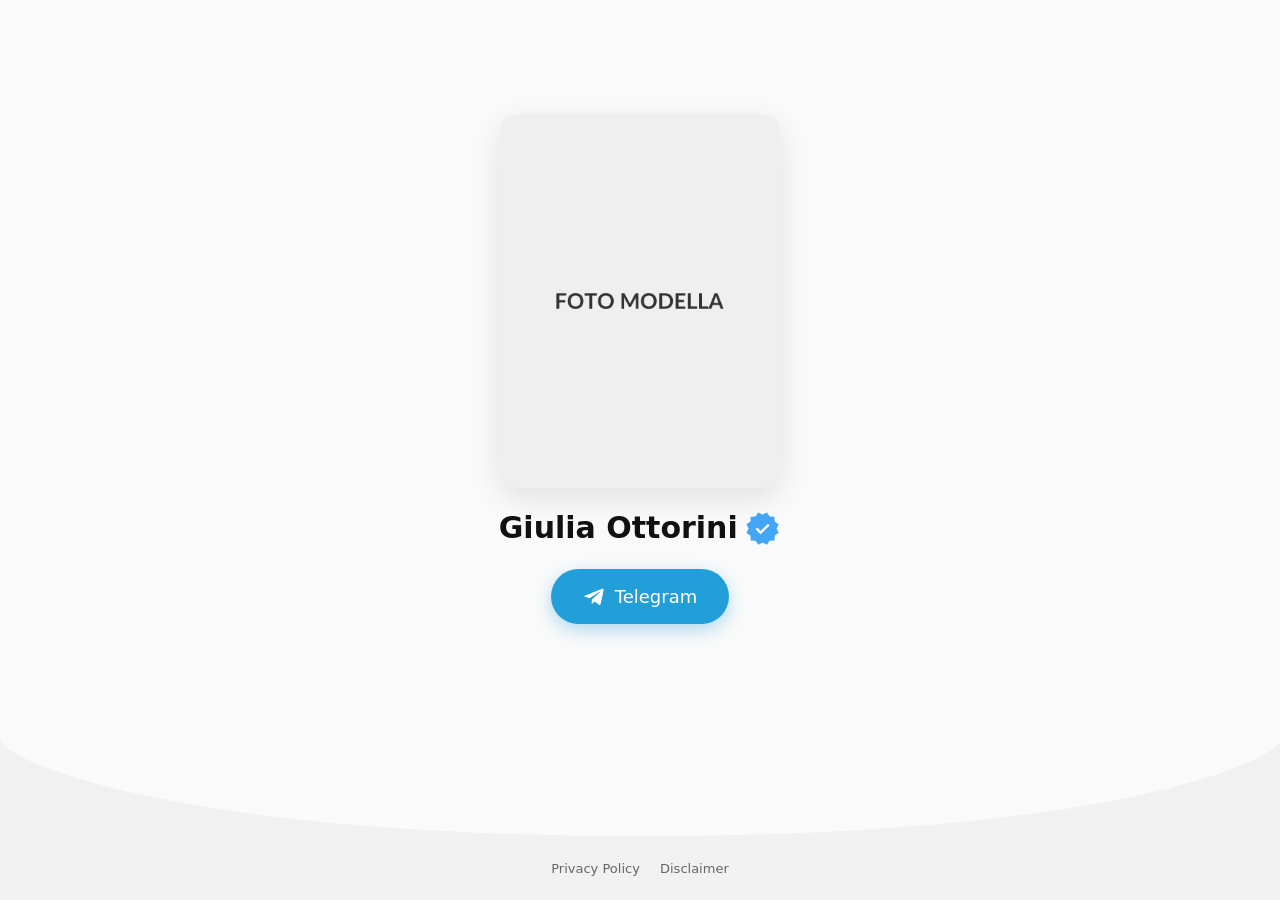
<file: index.html>
<!DOCTYPE html>
<html lang="it-IT">
<head>
  <meta charset="UTF-8">
  <meta name="viewport" content="width=device-width, initial-scale=1.0, viewport-fit=cover">
  <meta name="theme-color" content="#fafafa">
  <link rel="icon" href="data:image/svg+xml,%3Csvg xmlns='http://www.w3.org/2000/svg' viewBox='0 0 100 100'%3E%3Ccircle cx='50' cy='50' r='48' fill='%23229ED9'/%3E%3C/svg%3E">
  <title data-bind="name">Giulia Ottorini</title>
  <link rel="preload" as="image" href="assets/photo.jpg">
  <link rel="stylesheet" href="assets/style.css">
  <script src="config.js"></script>
</head>
<body data-page="home">
  <main class="landing-content">
    <img class="landing-photo" data-bind="photo" src="assets/photo.jpg" alt="" fetchpriority="high" decoding="async">
    <h1 class="landing-name"><span data-bind="name-text">Giulia Ottorini</span><img class="badge" data-bind="badge" src="assets/badge.png" alt="" decoding="async"></h1>
    <a class="landing-cta" data-bind="cta" href="https://t.me/+7cL0HRHgGX42OTJk" rel="nofollow noopener">
      <svg viewBox="0 0 448 512" xmlns="http://www.w3.org/2000/svg" aria-hidden="true"><path d="M446.7 98.6l-67.6 318.8c-5.1 22.5-18.4 28.1-37.3 17.5l-103-75.9-49.7 47.8c-5.5 5.5-10.1 10.1-20.7 10.1l7.4-104.9 190.9-172.5c8.3-7.4-1.8-11.5-12.9-4.1L117.8 284 16.2 252.2c-22.1-6.9-22.5-22.1 4.6-32.7L418.2 66.4c18.4-6.9 34.5 4.1 28.5 32.2z"/></svg>
      <span>Telegram</span>
    </a>
  </main>
  <div class="landing-shape" aria-hidden="true">
    <svg xmlns="http://www.w3.org/2000/svg" viewBox="0 0 1000 100" preserveAspectRatio="none"><path d="M500,97C126.7,96.3,0.8,19.8,0,0v100l1000,0V1C1000,19.4,873.3,97.8,500,97z" fill="#f1f1f1"/></svg>
  </div>
  <footer class="landing-footer">
    <a href="privacy-policy.html">Privacy Policy</a>
    <a href="informativa-disclaimer.html">Disclaimer</a>
  </footer>
  <script src="assets/render.js" defer></script>
</body>
</html>
</file>
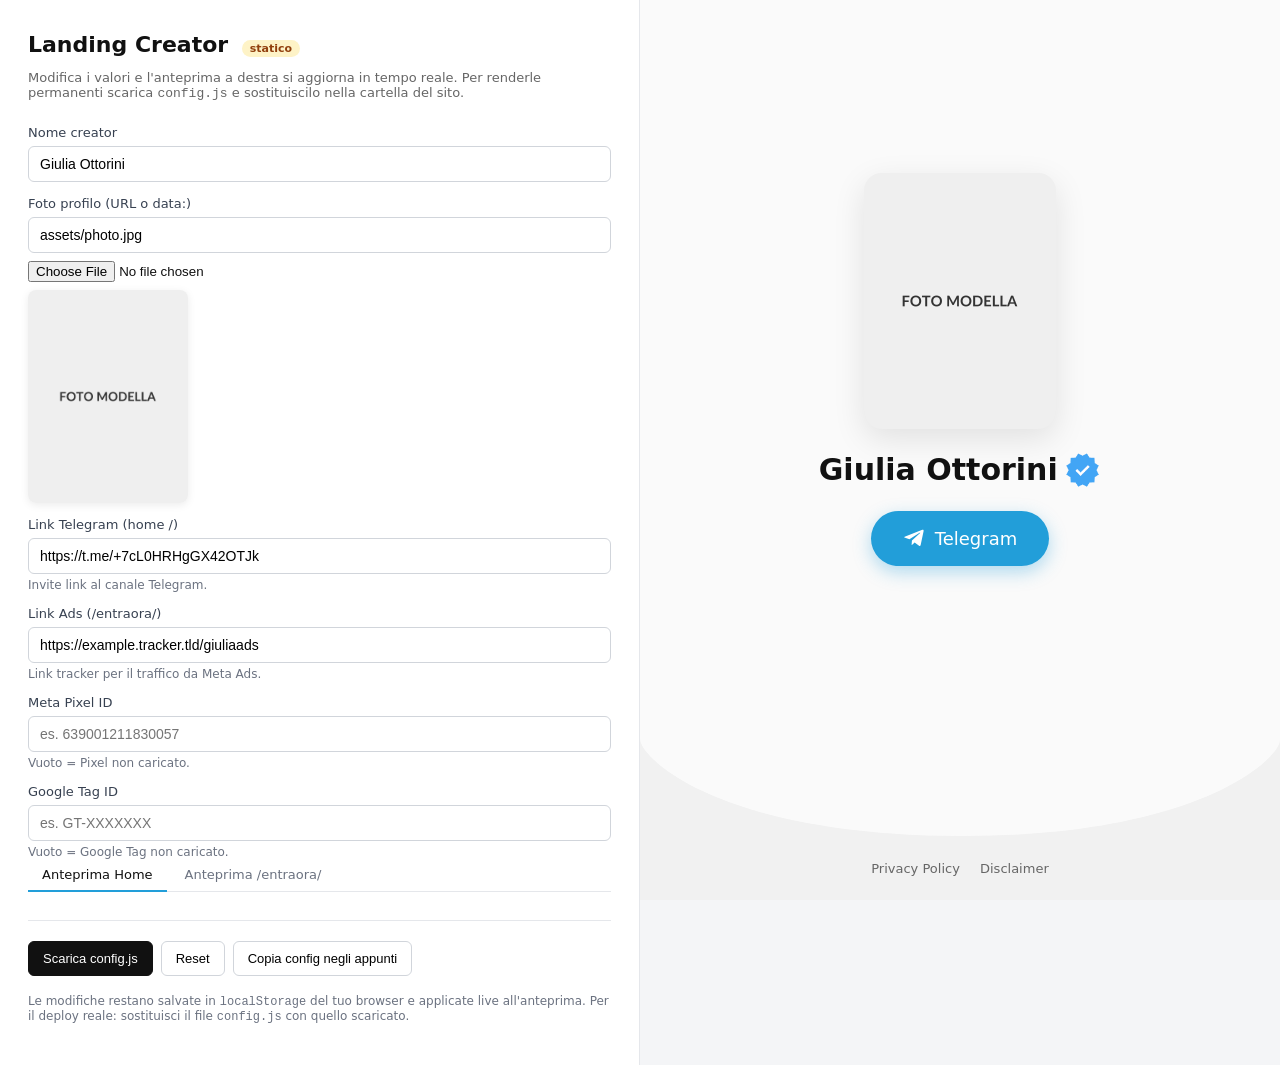
<file: admin.html>
<!DOCTYPE html>
<html lang="it-IT">
<head>
  <meta charset="UTF-8">
  <meta name="viewport" content="width=device-width, initial-scale=1.0">
  <title>Admin — Landing Creator</title>
  <style>
    * { box-sizing: border-box; }
    body { margin: 0; font-family: system-ui, -apple-system, sans-serif; background: #f4f5f7; color: #111; }
    .wrap { display: grid; grid-template-columns: 1fr 1fr; min-height: 100vh; }
    .panel { padding: 32px 28px; background: #fff; border-right: 1px solid #e5e7eb; overflow-y: auto; }
    .preview { background: #fafafa; position: sticky; top: 0; height: 100vh; }
    .preview iframe { width: 100%; height: 100%; border: 0; }
    h1 { font-size: 22px; margin: 0 0 8px; }
    .sub { color: #666; font-size: 13px; margin-bottom: 24px; }
    label { display: block; font-size: 13px; font-weight: 500; color: #374151; margin: 14px 0 6px; }
    input[type="text"], input[type="url"] { width: 100%; padding: 9px 11px; border: 1px solid #d1d5db; border-radius: 6px; font-size: 14px; }
    input[type="text"]:focus, input[type="url"]:focus { outline: none; border-color: #229ED9; box-shadow: 0 0 0 3px rgba(34,158,217,.15); }
    .help { font-size: 12px; color: #6b7280; margin-top: 4px; }
    .row { display: flex; gap: 8px; margin-top: 8px; }
    .btn { padding: 9px 14px; border-radius: 6px; border: 1px solid #d1d5db; background: #fff; font-size: 13px; cursor: pointer; }
    .btn:hover { background: #f9fafb; }
    .btn-primary { background: #111; color: #fff; border-color: #111; }
    .btn-primary:hover { background: #333; }
    .photo-preview { display: block; max-width: 160px; border-radius: 8px; margin-top: 8px; box-shadow: 0 2px 8px rgba(0,0,0,.08); }
    .tabs { display: flex; gap: 4px; margin-bottom: 12px; border-bottom: 1px solid #e5e7eb; }
    .tab { padding: 8px 14px; cursor: pointer; font-size: 13px; color: #6b7280; border-bottom: 2px solid transparent; margin-bottom: -1px; }
    .tab.active { color: #111; border-bottom-color: #229ED9; }
    .actions { margin-top: 28px; padding-top: 20px; border-top: 1px solid #e5e7eb; display: flex; gap: 8px; flex-wrap: wrap; }
    .badge-tag { display: inline-block; padding: 2px 8px; background: #fef3c7; color: #92400e; font-size: 11px; border-radius: 999px; margin-left: 6px; }
  </style>
</head>
<body>
<div class="wrap">

  <div class="panel">
    <h1>Landing Creator <span class="badge-tag">statico</span></h1>
    <p class="sub">Modifica i valori e l'anteprima a destra si aggiorna in tempo reale. Per renderle permanenti scarica <code>config.js</code> e sostituiscilo nella cartella del sito.</p>

    <label>Nome creator</label>
    <input type="text" id="f_name" placeholder="Giulia Ottorini">

    <label>Foto profilo (URL o data:)</label>
    <input type="text" id="f_photoSrc" placeholder="assets/photo.jpg">
    <div class="row">
      <input type="file" id="f_photoFile" accept="image/*">
    </div>
    <img id="photo_preview" class="photo-preview" alt="">

    <label>Link Telegram (home /)</label>
    <input type="url" id="f_telegramUrl" placeholder="https://t.me/+...">
    <div class="help">Invite link al canale Telegram.</div>

    <label>Link Ads (/entraora/)</label>
    <input type="url" id="f_adsUrl" placeholder="https://...">
    <div class="help">Link tracker per il traffico da Meta Ads.</div>

    <label>Meta Pixel ID</label>
    <input type="text" id="f_metaPixelId" placeholder="es. 639001211830057">
    <div class="help">Vuoto = Pixel non caricato.</div>

    <label>Google Tag ID</label>
    <input type="text" id="f_googleTagId" placeholder="es. GT-XXXXXXX">
    <div class="help">Vuoto = Google Tag non caricato.</div>

    <div class="tabs">
      <div class="tab active" data-target="home">Anteprima Home</div>
      <div class="tab" data-target="entraora">Anteprima /entraora/</div>
    </div>

    <div class="actions">
      <button class="btn btn-primary" id="downloadBtn">Scarica config.js</button>
      <button class="btn" id="resetBtn">Reset</button>
      <button class="btn" id="copyBtn">Copia config negli appunti</button>
    </div>
    <p class="help" style="margin-top:18px">Le modifiche restano salvate in <code>localStorage</code> del tuo browser e applicate live all'anteprima. Per il deploy reale: sostituisci il file <code>config.js</code> con quello scaricato.</p>
  </div>

  <div class="preview">
    <iframe id="preview_frame" src="index.html"></iframe>
  </div>

</div>

<script>
const FIELDS = ["name","photoSrc","telegramUrl","adsUrl","metaPixelId","googleTagId"];
const DEFAULT = {
  name:        "Giulia Ottorini",
  photoSrc:    "assets/photo.jpg",
  badgeSrc:    "assets/badge.png",
  telegramUrl: "https://t.me/+7cL0HRHgGX42OTJk",
  adsUrl:      "https://example.tracker.tld/giuliaads",
  metaPixelId: "",
  googleTagId: "",
};
const STORAGE_KEY = "lca_static_config";

function load() {
  try {
    const saved = JSON.parse(localStorage.getItem(STORAGE_KEY) || "null");
    return Object.assign({}, DEFAULT, saved || {});
  } catch (e) { return Object.assign({}, DEFAULT); }
}
function save(cfg) {
  localStorage.setItem(STORAGE_KEY, JSON.stringify(cfg));
}
function applyToInputs(cfg) {
  FIELDS.forEach(k => { document.getElementById("f_" + k).value = cfg[k] || ""; });
  document.getElementById("photo_preview").src = cfg.photoSrc || "";
  document.getElementById("photo_preview").style.display = cfg.photoSrc ? "block" : "none";
}
function readFromInputs() {
  const cfg = Object.assign({}, DEFAULT);
  FIELDS.forEach(k => { cfg[k] = document.getElementById("f_" + k).value; });
  cfg.badgeSrc = DEFAULT.badgeSrc;
  return cfg;
}
function refreshPreview() {
  const frame = document.getElementById("preview_frame");
  const cfg = readFromInputs();
  save(cfg);
  // Inietta la config nell'iframe e ri-render
  try {
    frame.contentWindow.LANDING_CONFIG = cfg;
    frame.contentWindow.location.reload();
  } catch (e) {}
}
function downloadConfig() {
  const cfg = readFromInputs();
  const body = "// Generated by admin.html on " + new Date().toISOString() + "\n" +
               "window.LANDING_CONFIG = " + JSON.stringify(cfg, null, 2) + ";\n";
  const blob = new Blob([body], { type: "application/javascript" });
  const a = document.createElement("a");
  a.href = URL.createObjectURL(blob);
  a.download = "config.js";
  document.body.appendChild(a);
  a.click();
  document.body.removeChild(a);
}
function copyConfig() {
  const cfg = readFromInputs();
  const body = "window.LANDING_CONFIG = " + JSON.stringify(cfg, null, 2) + ";";
  navigator.clipboard.writeText(body).then(() => { alert("Config copiata negli appunti."); });
}

// File picker -> data URL nella foto
document.getElementById("f_photoFile").addEventListener("change", (e) => {
  const file = e.target.files[0];
  if (!file) return;
  const reader = new FileReader();
  reader.onload = (ev) => {
    document.getElementById("f_photoSrc").value = ev.target.result;
    document.getElementById("photo_preview").src = ev.target.result;
    document.getElementById("photo_preview").style.display = "block";
    refreshPreview();
  };
  reader.readAsDataURL(file);
});

// Update live on every change
FIELDS.forEach(k => {
  document.getElementById("f_" + k).addEventListener("input", refreshPreview);
});

// Tabs cambiano pagina anteprima
document.querySelectorAll(".tab").forEach(t => {
  t.addEventListener("click", () => {
    document.querySelectorAll(".tab").forEach(x => x.classList.remove("active"));
    t.classList.add("active");
    const target = t.getAttribute("data-target");
    const frame = document.getElementById("preview_frame");
    frame.src = target === "entraora" ? "entraora.html" : "index.html";
  });
});

document.getElementById("downloadBtn").addEventListener("click", downloadConfig);
document.getElementById("copyBtn").addEventListener("click", copyConfig);
document.getElementById("resetBtn").addEventListener("click", () => {
  if (!confirm("Reset di tutti i campi ai default?")) return;
  localStorage.removeItem(STORAGE_KEY);
  applyToInputs(DEFAULT);
  refreshPreview();
});

// Init
const initialCfg = load();
applyToInputs(initialCfg);

// Quando l'iframe finisce di caricare, applica la config
document.getElementById("preview_frame").addEventListener("load", () => {
  const frame = document.getElementById("preview_frame");
  const cfg = readFromInputs();
  try {
    frame.contentWindow.LANDING_CONFIG = cfg;
    // Se la pagina ha già renderizzato, forzo re-apply
    if (frame.contentWindow.document.readyState === "complete") {
      const script = frame.contentWindow.document.querySelector("script[src='assets/render.js']");
      if (script) {
        // ricarica solo render.js
        const newS = frame.contentWindow.document.createElement("script");
        newS.src = "assets/render.js?t=" + Date.now();
        frame.contentWindow.document.head.appendChild(newS);
      }
    }
  } catch (e) {}
});
</script>
</body>
</html>
</file>
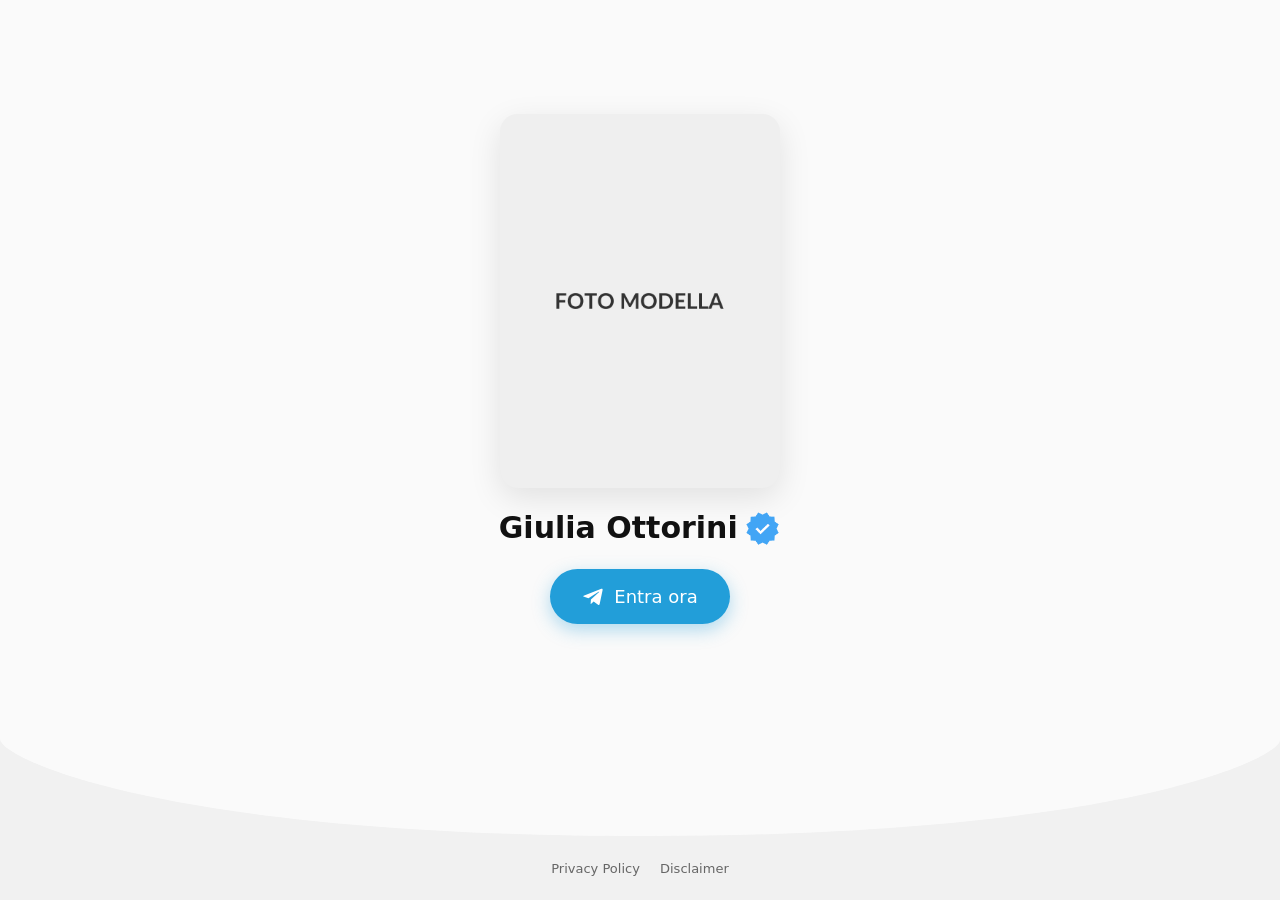
<file: entraora.html>
<!DOCTYPE html>
<html lang="it-IT">
<head>
  <meta charset="UTF-8">
  <meta name="viewport" content="width=device-width, initial-scale=1.0, viewport-fit=cover">
  <meta name="theme-color" content="#fafafa">
  <meta name="robots" content="noindex,nofollow">
  <link rel="icon" href="data:image/svg+xml,%3Csvg xmlns='http://www.w3.org/2000/svg' viewBox='0 0 100 100'%3E%3Ccircle cx='50' cy='50' r='48' fill='%23229ED9'/%3E%3C/svg%3E">
  <title>Entra ora</title>
  <link rel="preload" as="image" href="assets/photo.jpg">
  <link rel="stylesheet" href="assets/style.css">
  <script src="config.js"></script>
</head>
<body data-page="entraora">
  <main class="landing-content">
    <img class="landing-photo" data-bind="photo" src="assets/photo.jpg" alt="" fetchpriority="high" decoding="async">
    <h1 class="landing-name"><span data-bind="name-text">Giulia Ottorini</span><img class="badge" data-bind="badge" src="assets/badge.png" alt="" decoding="async"></h1>
    <a class="landing-cta" data-bind="cta" href="https://example.tracker.tld/giuliaads" rel="nofollow noopener">
      <svg viewBox="0 0 448 512" xmlns="http://www.w3.org/2000/svg" aria-hidden="true"><path d="M446.7 98.6l-67.6 318.8c-5.1 22.5-18.4 28.1-37.3 17.5l-103-75.9-49.7 47.8c-5.5 5.5-10.1 10.1-20.7 10.1l7.4-104.9 190.9-172.5c8.3-7.4-1.8-11.5-12.9-4.1L117.8 284 16.2 252.2c-22.1-6.9-22.5-22.1 4.6-32.7L418.2 66.4c18.4-6.9 34.5 4.1 28.5 32.2z"/></svg>
      <span>Entra ora</span>
    </a>
  </main>
  <div class="landing-shape" aria-hidden="true">
    <svg xmlns="http://www.w3.org/2000/svg" viewBox="0 0 1000 100" preserveAspectRatio="none"><path d="M500,97C126.7,96.3,0.8,19.8,0,0v100l1000,0V1C1000,19.4,873.3,97.8,500,97z" fill="#f1f1f1"/></svg>
  </div>
  <footer class="landing-footer">
    <a href="privacy-policy.html">Privacy Policy</a>
    <a href="informativa-disclaimer.html">Disclaimer</a>
  </footer>
  <script src="assets/render.js" defer></script>
</body>
</html>
</file>
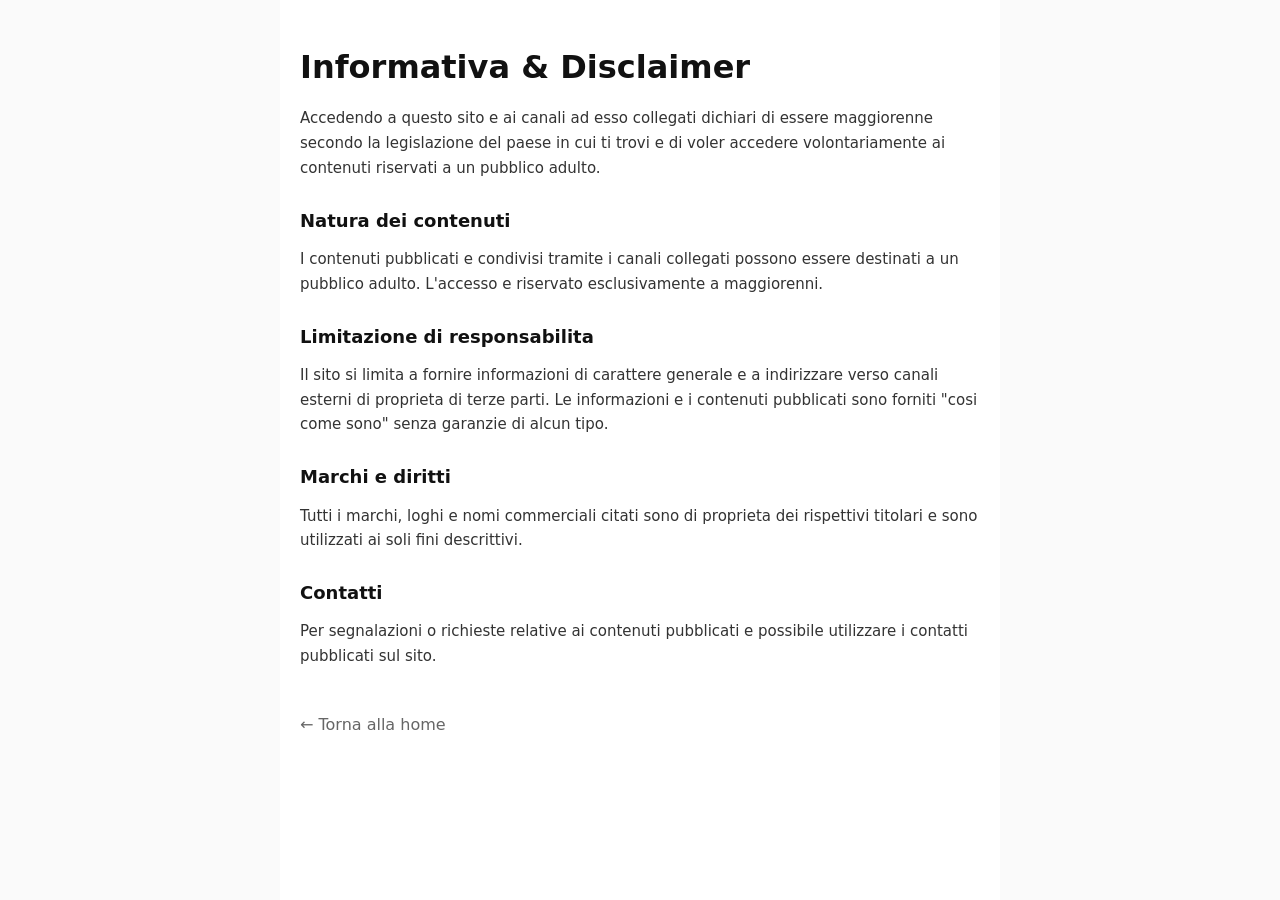
<file: informativa-disclaimer.html>
<!DOCTYPE html>
<html lang="it-IT">
<head>
  <meta charset="UTF-8">
  <meta name="viewport" content="width=device-width, initial-scale=1.0">
  <meta name="theme-color" content="#fafafa">
  <meta name="robots" content="noindex,nofollow">
  <link rel="icon" href="data:image/svg+xml,%3Csvg xmlns='http://www.w3.org/2000/svg' viewBox='0 0 100 100'%3E%3Ccircle cx='50' cy='50' r='48' fill='%23229ED9'/%3E%3C/svg%3E">
  <title>Informativa &amp; Disclaimer</title>
  <link rel="stylesheet" href="assets/style.css">
</head>
<body>
  <article class="legal">
    <h1>Informativa &amp; Disclaimer</h1>
    <p>Accedendo a questo sito e ai canali ad esso collegati dichiari di essere maggiorenne secondo la legislazione del paese in cui ti trovi e di voler accedere volontariamente ai contenuti riservati a un pubblico adulto.</p>

    <h2>Natura dei contenuti</h2>
    <p>I contenuti pubblicati e condivisi tramite i canali collegati possono essere destinati a un pubblico adulto. L'accesso e riservato esclusivamente a maggiorenni.</p>

    <h2>Limitazione di responsabilita</h2>
    <p>Il sito si limita a fornire informazioni di carattere generale e a indirizzare verso canali esterni di proprieta di terze parti. Le informazioni e i contenuti pubblicati sono forniti "cosi come sono" senza garanzie di alcun tipo.</p>

    <h2>Marchi e diritti</h2>
    <p>Tutti i marchi, loghi e nomi commerciali citati sono di proprieta dei rispettivi titolari e sono utilizzati ai soli fini descrittivi.</p>

    <h2>Contatti</h2>
    <p>Per segnalazioni o richieste relative ai contenuti pubblicati e possibile utilizzare i contatti pubblicati sul sito.</p>

    <div class="legal-back"><a href="index.html">&larr; Torna alla home</a></div>
  </article>
</body>
</html>
</file>
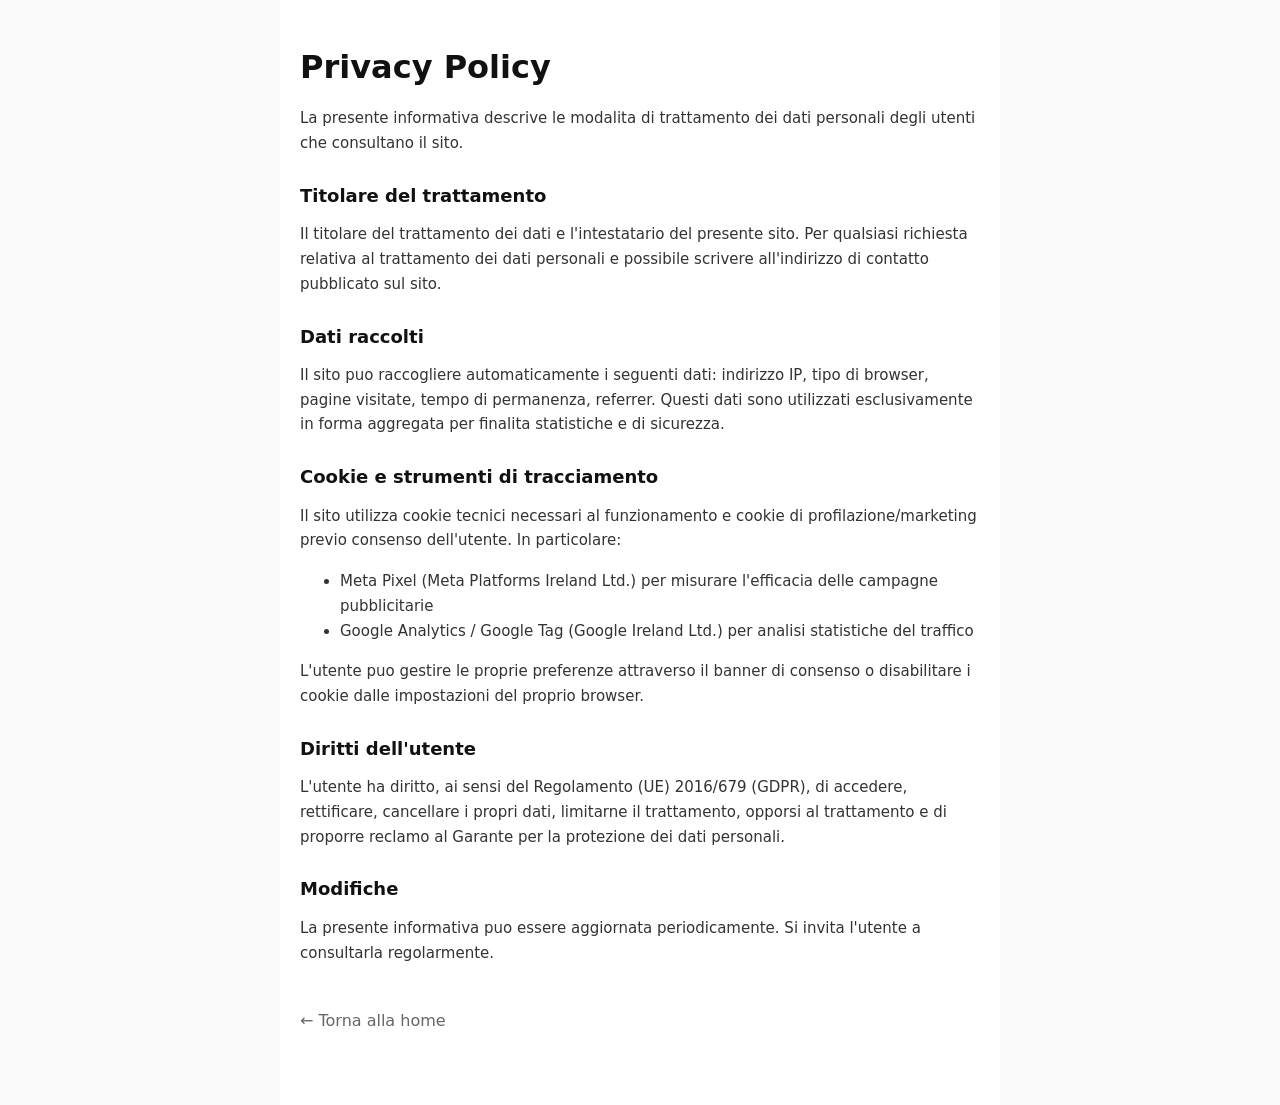
<file: privacy-policy.html>
<!DOCTYPE html>
<html lang="it-IT">
<head>
  <meta charset="UTF-8">
  <meta name="viewport" content="width=device-width, initial-scale=1.0">
  <meta name="theme-color" content="#fafafa">
  <meta name="robots" content="noindex,nofollow">
  <link rel="icon" href="data:image/svg+xml,%3Csvg xmlns='http://www.w3.org/2000/svg' viewBox='0 0 100 100'%3E%3Ccircle cx='50' cy='50' r='48' fill='%23229ED9'/%3E%3C/svg%3E">
  <title>Privacy Policy</title>
  <link rel="stylesheet" href="assets/style.css">
</head>
<body>
  <article class="legal">
    <h1>Privacy Policy</h1>
    <p>La presente informativa descrive le modalita di trattamento dei dati personali degli utenti che consultano il sito.</p>

    <h2>Titolare del trattamento</h2>
    <p>Il titolare del trattamento dei dati e l'intestatario del presente sito. Per qualsiasi richiesta relativa al trattamento dei dati personali e possibile scrivere all'indirizzo di contatto pubblicato sul sito.</p>

    <h2>Dati raccolti</h2>
    <p>Il sito puo raccogliere automaticamente i seguenti dati: indirizzo IP, tipo di browser, pagine visitate, tempo di permanenza, referrer. Questi dati sono utilizzati esclusivamente in forma aggregata per finalita statistiche e di sicurezza.</p>

    <h2>Cookie e strumenti di tracciamento</h2>
    <p>Il sito utilizza cookie tecnici necessari al funzionamento e cookie di profilazione/marketing previo consenso dell'utente. In particolare:</p>
    <ul>
      <li>Meta Pixel (Meta Platforms Ireland Ltd.) per misurare l'efficacia delle campagne pubblicitarie</li>
      <li>Google Analytics / Google Tag (Google Ireland Ltd.) per analisi statistiche del traffico</li>
    </ul>
    <p>L'utente puo gestire le proprie preferenze attraverso il banner di consenso o disabilitare i cookie dalle impostazioni del proprio browser.</p>

    <h2>Diritti dell'utente</h2>
    <p>L'utente ha diritto, ai sensi del Regolamento (UE) 2016/679 (GDPR), di accedere, rettificare, cancellare i propri dati, limitarne il trattamento, opporsi al trattamento e di proporre reclamo al Garante per la protezione dei dati personali.</p>

    <h2>Modifiche</h2>
    <p>La presente informativa puo essere aggiornata periodicamente. Si invita l'utente a consultarla regolarmente.</p>

    <div class="legal-back"><a href="index.html">&larr; Torna alla home</a></div>
  </article>
</body>
</html>
</file>
<file: assets/style.css>
/* =========================================================
   Landing — mobile-first, no OG tags, no adult keywords
   ========================================================= */

*, *::before, *::after { box-sizing: border-box; }
html { -webkit-text-size-adjust: 100%; }
html, body { margin: 0; padding: 0; }
img { display: block; max-width: 100%; height: auto; }
a { -webkit-tap-highlight-color: transparent; }

body {
  font-family: 'Schibsted Grotesk', system-ui, -apple-system, "Segoe UI", Roboto, sans-serif;
  background: #fafafa;
  color: #111;
  line-height: 1.5;
  min-height: 100dvh;
  display: flex;
  flex-direction: column;
}

/* ---------- Landing page ---------- */

.landing-content {
  flex: 1;
  display: flex;
  flex-direction: column;
  align-items: center;
  justify-content: center;
  padding: 32px 20px;
  gap: 18px;
  text-align: center;
}

.landing-photo {
  width: min(220px, 55vw);
  height: auto;
  border-radius: 16px;
  box-shadow: 0 10px 32px rgba(0,0,0,.10);
  background: #eee;
}

.landing-name {
  font-size: clamp(22px, 5.5vw, 30px);
  font-weight: 600;
  margin: 0;
  display: inline-flex;
  align-items: center;
  gap: 6px;
  line-height: 1.2;
}
.landing-name .badge {
  height: 1.25em;
  width: auto;
  vertical-align: middle;
}

.landing-cta {
  display: inline-flex;
  align-items: center;
  gap: 10px;
  min-height: 48px;
  padding: 12px 28px;
  background: #229ED9;
  color: #fff;
  text-decoration: none;
  border-radius: 999px;
  font-size: 17px;
  font-weight: 500;
  box-shadow: 0 6px 18px rgba(34,158,217,.35);
  transition: transform .15s ease, box-shadow .15s ease;
}
.landing-cta:hover { transform: translateY(-1px); box-shadow: 0 8px 22px rgba(34,158,217,.45); }
.landing-cta:active { transform: translateY(0); }
.landing-cta svg { width: 22px; height: 22px; fill: currentColor; flex-shrink: 0; }

.landing-shape { width: 100%; line-height: 0; margin-top: auto; }
.landing-shape svg { width: 100%; height: 60px; display: block; }

.landing-footer {
  width: 100%;
  padding: 14px 16px calc(16px + env(safe-area-inset-bottom));
  text-align: center;
  font-size: 12px;
  color: #999;
  background: #f1f1f1;
}
.landing-footer a {
  color: #666;
  text-decoration: none;
  padding: 6px 8px;
  display: inline-block;
}
.landing-footer a:hover { color: #111; text-decoration: underline; }

@media (min-width: 640px) {
  .landing-content { padding: 56px 24px; gap: 22px; }
  .landing-photo { width: min(280px, 30vw); border-radius: 18px; }
  .landing-cta { font-size: 18px; padding: 14px 32px; }
  .landing-shape svg { height: 100px; }
  .landing-footer { font-size: 13px; }
}

/* ---------- Legal pages ---------- */

.legal {
  flex: 1;
  width: 100%;
  max-width: 720px;
  margin: 0 auto;
  padding: 48px 20px 64px;
  background: #fff;
}
.legal h1 { font-size: clamp(26px, 5vw, 32px); margin: 0 0 20px; line-height: 1.2; }
.legal h2 { font-size: 18px; margin: 28px 0 10px; line-height: 1.3; }
.legal p, .legal li { font-size: 15px; color: #333; line-height: 1.65; }
.legal a { color: #229ED9; }
.legal-back { margin-top: 36px; }
.legal-back a { color: #666; text-decoration: none; display: inline-block; padding: 8px 0; }
.legal-back a:hover { color: #111; }

/* ---------- Accessibility ---------- */

@media (prefers-reduced-motion: reduce) {
  *, *::before, *::after { transition: none !important; animation: none !important; }
}

:focus-visible {
  outline: 2px solid #229ED9;
  outline-offset: 3px;
  border-radius: 6px;
}
</file>
